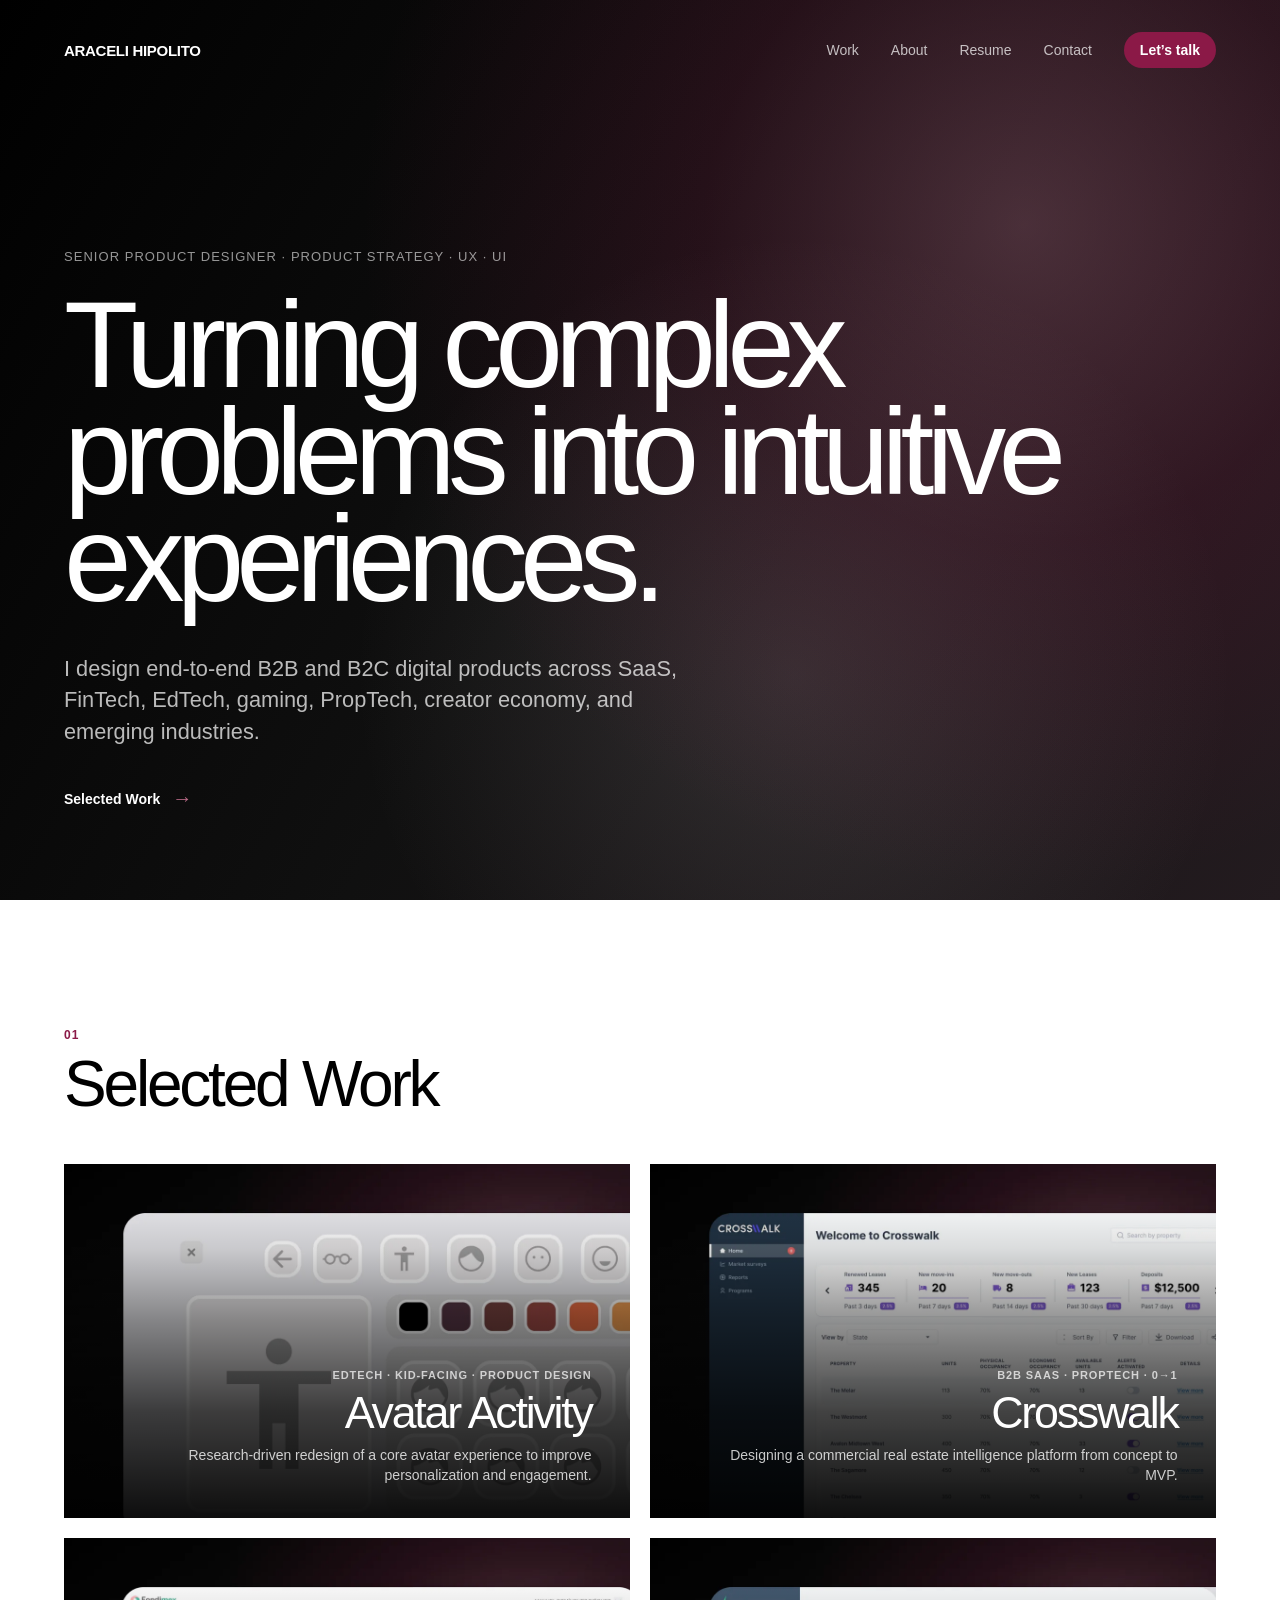
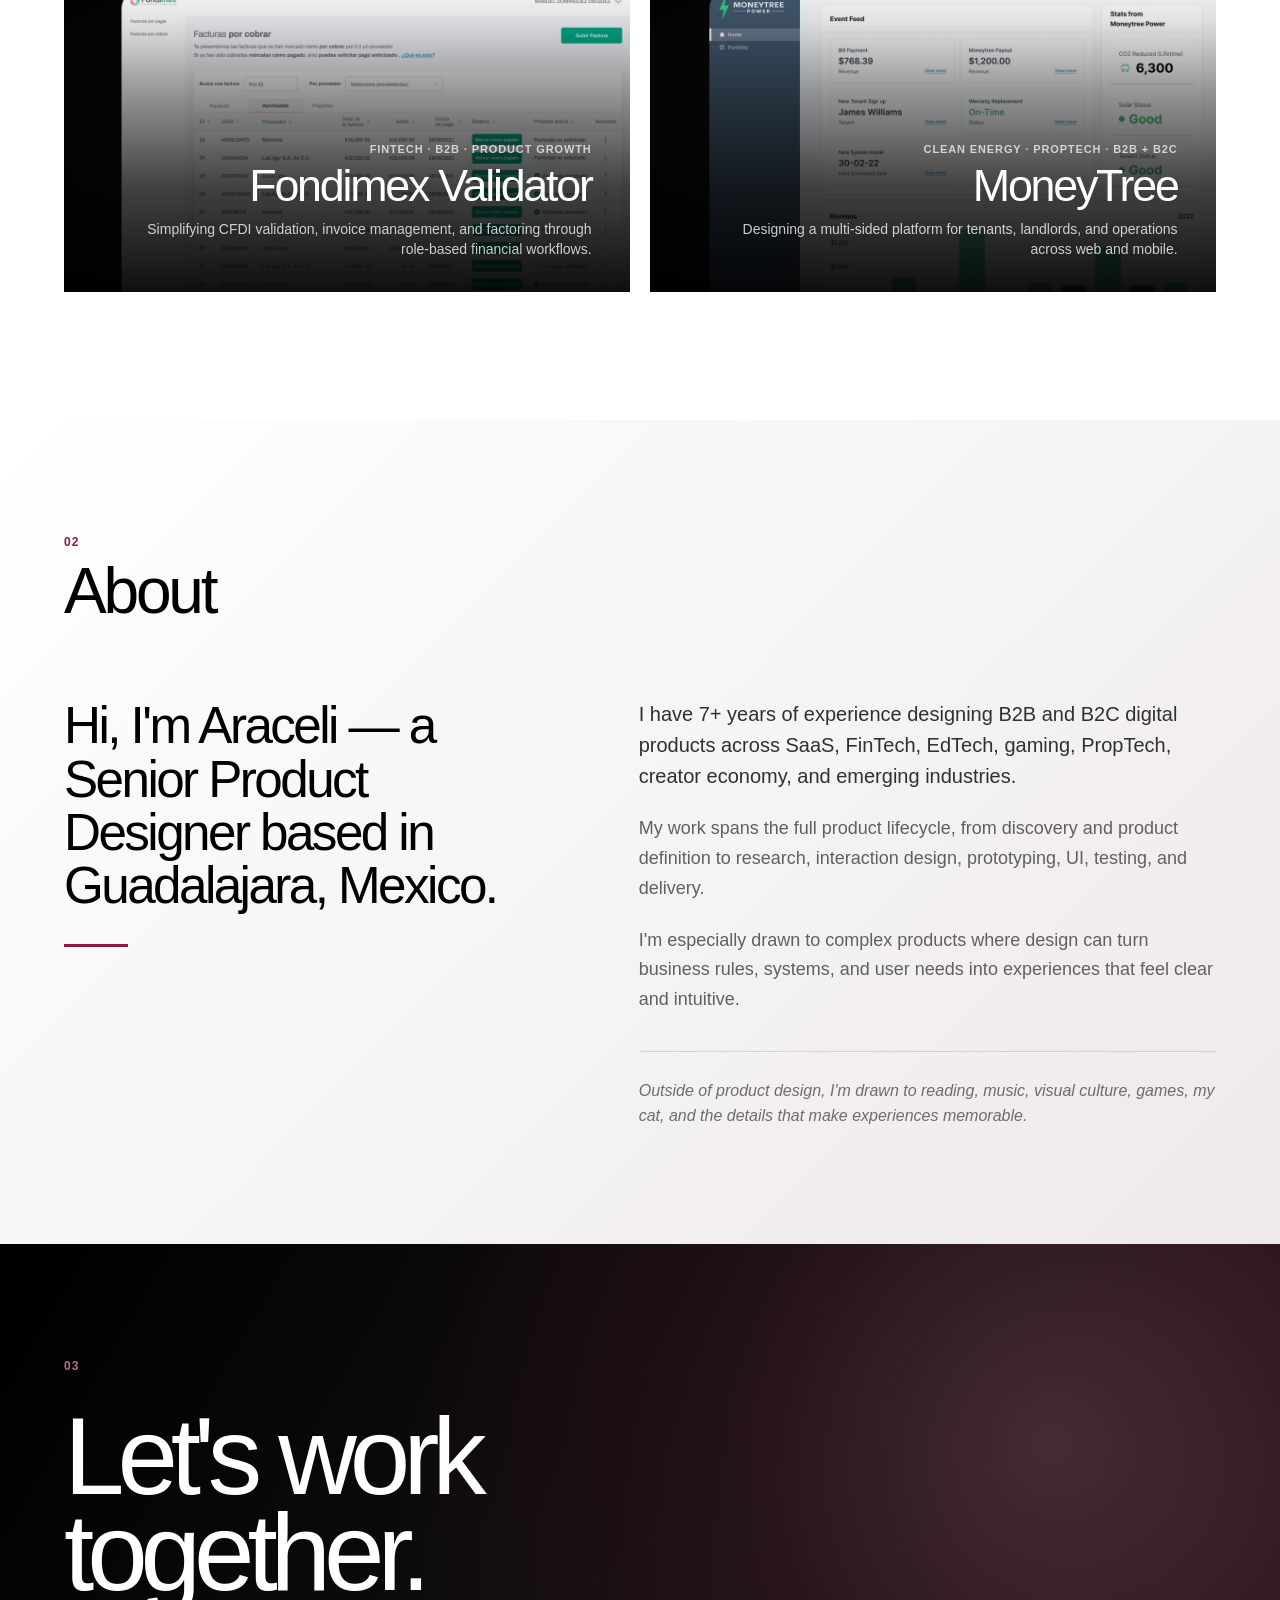
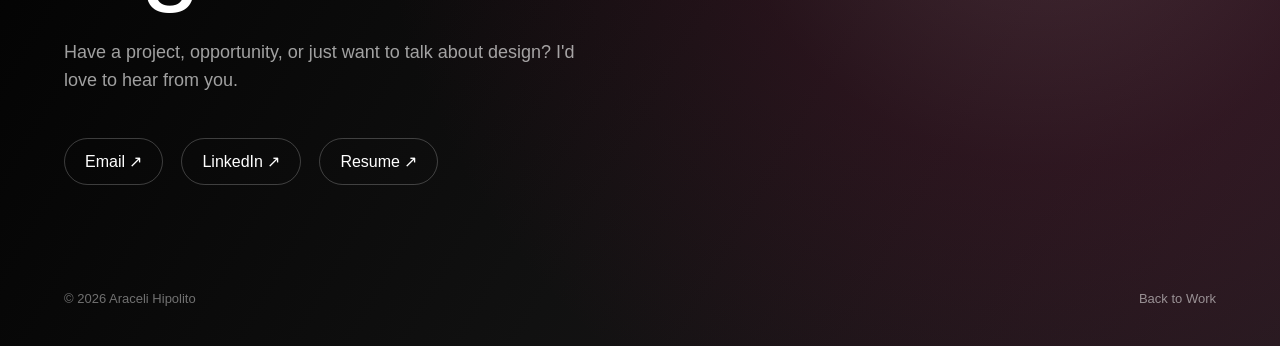
<file: index.html>
<!DOCTYPE html>
<html lang="en">

<head>
  <meta charset="UTF-8">

  <meta
    name="viewport"
    content="width=device-width, initial-scale=1.0"
  >

  <title>
    Araceli Hipolito — Senior Product Designer
  </title>

  <link
    rel="icon"
    type="image/png"
    href="/assets/favicon.png"
  >

  <meta
    name="description"
    content="Senior Product Designer crafting intuitive end-to-end digital experiences from complex problems."
  >

  <link
    rel="stylesheet"
    href="css/styles.css"
  >
</head>

<body>

  <header class="site-header">

    <a
      href="/"
      class="logo"
      aria-label="Araceli Hipolito — Home"
    >
      ARACELI HIPOLITO
    </a>

    <nav class="nav desktop-nav">
      <a href="#work">Work</a>
      <a href="#about">About</a>

      <a
        href="/assets/araceli-hipolito-resume.pdf"
        target="_blank"
        rel="noopener noreferrer"
      >
        Resume
      </a>

      <a href="#contact">Contact</a>

      <a
        href="mailto:araceli.hipolito@gmail.com"
        class="nav-cta"
      >
        Let’s talk
      </a>
    </nav>

    <div class="mobile-actions">

      <a
        href="mailto:araceli.hipolito@gmail.com"
        class="mobile-cta"
      >
        Let’s talk
      </a>

      <button
        class="menu-toggle"
        type="button"
        aria-expanded="false"
        aria-controls="mobile-menu"
        aria-label="Open navigation menu"
      >
        <span></span>
        <span></span>
      </button>

    </div>

    <nav
      class="mobile-menu"
      id="mobile-menu"
      aria-label="Mobile navigation"
      hidden
    >
      <a href="#work">Work</a>
      <a href="#about">About</a>
      <a href="#contact">Contact</a>

      <a
        href="/assets/araceli-hipolito-resume.pdf"
        target="_blank"
        rel="noopener noreferrer"
      >
        Resume &#8599;&#65038;
      </a>
    </nav>

  </header>


  <main>


    <!-- ========================================
         HERO
    ======================================== -->

    <section class="hero">

      <div class="hero-content">

        <p class="eyebrow">
          SENIOR PRODUCT DESIGNER · PRODUCT STRATEGY · UX · UI
        </p>

        <h1>
          Turning complex problems into intuitive experiences.
        </h1>

        <p class="hero-intro">
          I design end-to-end B2B and B2C digital products across SaaS,
          FinTech, EdTech, gaming, PropTech, creator economy, and
          emerging industries.
        </p>

        <a
          href="#work"
          class="hero-link"
        >
          Selected Work
          <span>→</span>
        </a>

      </div>

    </section>


    <!-- ========================================
         SELECTED WORK
    ======================================== -->

    <section class="work-section" id="work">

      <div class="section-heading">

        <p class="section-number">
          01
        </p>

        <h2>
          Selected Work
        </h2>

      </div>


      <div class="projects-grid">


        <!-- AVATAR ACTIVITY -->

        <a
          href="work/avatar.html"
          class="project-card project-edtech"
        >

          <div class="project-info">

            <p class="project-meta">
              EdTech · Kid-Facing · Product Design
            </p>

            <h3>
              Avatar Activity
            </h3>

            <p>
              Research-driven redesign of a core avatar experience
              to improve personalization and engagement.
            </p>

          </div>

        </a>


        <!-- CROSSWALK -->

        <a
          href="work/crosswalk.html"
          class="project-card project-crosswalk"
        >

          <div class="project-info">

            <p class="project-meta">
              B2B SaaS · PropTech · 0→1
            </p>

            <h3>
              Crosswalk
            </h3>

            <p>
              Designing a commercial real estate intelligence platform
              from concept to MVP.
            </p>

          </div>

        </a>


        <!-- FONDIMEX VALIDATOR -->

        <a
          href="work/fondimex.html"
          class="project-card project-fondimex"
        >

          <div class="project-info">

            <p class="project-meta">
              FinTech · B2B · Product Growth
            </p>

            <h3>
              Fondimex Validator
            </h3>

            <p>
              Simplifying CFDI validation, invoice management, and
              factoring through role-based financial workflows.
            </p>

          </div>

        </a>


        <!-- MONEYTREE -->

        <a
          href="work/moneytree.html"
          class="project-card project-moneytree"
        >

          <div class="project-info">

            <p class="project-meta">
              Clean Energy · PropTech · B2B + B2C
            </p>

            <h3>
              MoneyTree
            </h3>

            <p>
              Designing a multi-sided platform for tenants, landlords,
              and operations across web and mobile.
            </p>

          </div>

        </a>


      </div>

    </section>


    <!-- ========================================
         ABOUT
    ======================================== -->

    <section class="about-section" id="about">

      <div class="section-heading">

        <p class="section-number">
          02
        </p>

        <h2>
          About
        </h2>

      </div>


      <div class="about-content">

        <div class="about-intro">

          <h3>
            Hi, I'm Araceli — a Senior Product Designer
            based in Guadalajara, Mexico.
          </h3>

        </div>


        <div class="about-copy">

          <p>
            I have 7+ years of experience designing B2B and B2C
            digital products across SaaS, FinTech, EdTech, gaming,
            PropTech, creator economy, and emerging industries.
          </p>

          <p>
            My work spans the full product lifecycle, from discovery
            and product definition to research, interaction design,
            prototyping, UI, testing, and delivery.
          </p>

          <p>
            I'm especially drawn to complex products where design
            can turn business rules, systems, and user needs into
            experiences that feel clear and intuitive.
          </p>

          <p class="about-personal">
            Outside of product design, I'm drawn to reading, music,
            visual culture, games, my cat, and the details that make
            experiences memorable.
          </p>

        </div>

      </div>

    </section>


    <!-- ========================================
         CONTACT
    ======================================== -->

    <section class="contact-section" id="contact">

      <p class="section-number">
        03
      </p>

      <h2>
        Let's work<br>
        together.
      </h2>

      <p class="contact-intro">
        Have a project, opportunity, or just want to talk about design?
        I'd love to hear from you.
      </p>


      <div class="contact-links">

        <a href="mailto:araceli.hipolito@gmail.com">
          Email &#8599;&#65038;
        </a>

        <a
          href="https://www.linkedin.com/in/aracelihipolito"
          target="_blank"
          rel="noopener noreferrer"
        >
          LinkedIn &#8599;&#65038;
        </a>

        <a
          href="/assets/araceli-hipolito-resume.pdf"
          target="_blank"
          rel="noopener noreferrer"
        >
          Resume &#8599;&#65038;
        </a>

      </div>


      <div class="contact-footer">

        <p>
          © 2026 Araceli Hipolito
        </p>

        <a href="../index.html#work">
          Back to Work
        </a>

      </div>

    </section>


  </main>

  <script src="js/menu.js" defer></script>

</body>

</html>
</file>
<file: css/styles.css>
:root {
  --cherry: #8b1947;
  --soft-cherry: #b86a86;
  --dusty-gray: #b6adb1;

  --black: #000000;
  --soft-black: #151515;
  --gray: #606060;
  --white: #ffffff;

  --page-padding: clamp(24px, 5vw, 80px);
}

/* RESET */

* {
  box-sizing: border-box;
  margin: 0;
  padding: 0;
}

html {
  scroll-behavior: smooth;
}

body {
  background: var(--black);
  color: var(--white);
  font-family:
    "Helvetica Neue",
    Helvetica,
    Arial,
    sans-serif;
  -webkit-font-smoothing: antialiased;
}

a {
  color: inherit;
  text-decoration: none;
}

/* HEADER */

.site-header {
  position: absolute;
  top: 0;
  left: 0;
  width: 100%;
  z-index: 10;

  display: flex;
  justify-content: space-between;
  align-items: center;

  padding: 32px var(--page-padding);
}

.logo {
  font-size: 15px;
  font-weight: 600;
  letter-spacing: -0.02em;
}

.nav {
  display: flex;
  align-items: center;
  gap: 32px;
}

.nav a {
  font-size: 14px;
  color: rgba(255, 255, 255, 0.72);
  transition: color 0.2s ease;
}

.nav a:hover {
  color: var(--white);
}

.nav .nav-cta {
  padding: 10px 16px;

  border-radius: 999px;

  background: var(--cherry);
  color: var(--white);

  font-weight: 600;

  transition:
    background 0.2s ease,
    transform 0.2s ease;
}

.nav .nav-cta:hover {
  background: var(--soft-cherry);
  color: var(--white);

  transform: translateY(-2px);
}

.nav .nav-cta:focus-visible {
  outline: 2px solid var(--white);
  outline-offset: 3px;
}

.mobile-actions,
.mobile-menu {
  display: none;
}

/* HERO */

.hero {
  position: relative;
  min-height: 100svh;

  display: flex;
  align-items: flex-end;

  overflow: hidden;
  padding:
    150px
    var(--page-padding)
    clamp(56px, 7vw, 100px);

  background:
    radial-gradient(
      circle at 80% 25%,
      rgba(184, 106, 134, 0.32) 0%,
      rgba(139, 25, 71, 0.18) 26%,
      transparent 54%
    ),
    radial-gradient(
      circle at 62% 75%,
      rgba(182, 173, 177, 0.18) 0%,
      transparent 42%
    ),
    linear-gradient(
      120deg,
      #000000 0%,
      #101010 48%,
      #231b1f 100%
    );
}

.hero-content {
  position: relative;
  z-index: 2;

  width: min(1100px, 100%);
}

.eyebrow {
  margin-bottom: 28px;

  font-size: 13px;
  font-weight: 500;
  letter-spacing: 0.08em;
  text-transform: uppercase;

  color: rgba(255, 255, 255, 0.58);
}

.hero h1 {
  max-width: 1050px;

  font-size: clamp(64px, 9.5vw, 150px);
  font-weight: 500;
  line-height: 0.88;
  letter-spacing: -0.065em;
}

.hero-intro {
  max-width: 620px;
  margin-top: 40px;

  font-size: clamp(18px, 1.7vw, 24px);
  font-weight: 400;
  line-height: 1.45;

  color: rgba(255, 255, 255, 0.72);
}

.hero-link {
  display: inline-flex;
  align-items: center;
  gap: 12px;

  margin-top: 40px;

  font-size: 14px;
  font-weight: 600;
}

.hero-link span {
  color: var(--soft-cherry);
  font-size: 20px;

  transition: transform 0.2s ease;
}

.hero-link:hover span {
  transform: translateX(5px);
}

/* MOBILE */

@media (max-width: 760px) {
  .site-header {
    padding-top: 24px;
  }

  .desktop-nav {
    display: none;
  }

  .nav a:nth-child(2) {
    display: none;
  }

  .logo {
    position: relative;
    z-index: 2;

    white-space: nowrap;
  }

  .mobile-actions {
    position: relative;
    z-index: 2;

    display: flex;
    align-items: center;
    gap: 12px;
  }

  .mobile-cta {
    display: inline-flex;
    align-items: center;

    padding: 9px 14px;

    border-radius: 999px;

    background: var(--cherry);
    color: var(--white);

    font-size: 13px;
    font-weight: 600;
    white-space: nowrap;
  }

  .menu-toggle {
    width: 40px;
    height: 40px;

    display: flex;
    flex-direction: column;
    align-items: center;
    justify-content: center;
    gap: 6px;

    padding: 0;
    border: 1px solid rgba(255, 255, 255, 0.22);
    border-radius: 50%;

    background: rgba(255, 255, 255, 0.06);

    cursor: pointer;
  }

  .menu-toggle span {
    width: 16px;
    height: 1.5px;

    background: var(--white);

    transition:
      transform 0.2s ease,
      opacity 0.2s ease;
  }

  .menu-toggle[aria-expanded="true"] span:first-child {
    transform: translateY(3.75px) rotate(45deg);
  }

  .menu-toggle[aria-expanded="true"] span:last-child {
    transform: translateY(-3.75px) rotate(-45deg);
  }

  .menu-toggle:focus-visible,
  .mobile-cta:focus-visible {
    outline: 2px solid var(--white);
    outline-offset: 3px;
  }

  .mobile-menu {
    position: absolute;
    top: calc(100% - 12px);
    right: var(--page-padding);
    left: var(--page-padding);
    z-index: 1;

    flex-direction: column;

    padding: 74px 24px 24px;
    border: 1px solid rgba(255, 255, 255, 0.12);
    border-radius: 24px;

    background: rgba(15, 10, 12, 0.96);
    box-shadow: 0 20px 50px rgba(0, 0, 0, 0.32);
  }

  .mobile-menu:not([hidden]) {
    display: flex;
  }

  .mobile-menu a {
    padding: 14px 0;

    border-bottom: 1px solid rgba(255, 255, 255, 0.12);

    color: rgba(255, 255, 255, 0.78);

    font-size: 20px;
    font-weight: 500;
  }

  .mobile-menu a:last-child {
    border-bottom: 0;
    color: var(--soft-cherry);
  }

  .hero {
    min-height: 92svh;
    padding-top: 120px;
  }

  .hero h1 {
    font-size: clamp(58px, 17vw, 90px);
  }

  .hero-intro {
    margin-top: 30px;
    font-size: 18px;
  }
}
/* ========================================
   SELECTED WORK
======================================== */

.work-section {
  padding:
    clamp(90px, 10vw, 160px)
    var(--page-padding);

  background: var(--white);
  color: var(--black);
}

.section-heading {
  margin-bottom: 48px;
}

.section-number {
  margin-bottom: 10px;

  font-size: 12px;
  font-weight: 600;
  letter-spacing: 0.08em;

  color: var(--cherry);
}

.section-heading h2 {
  font-size: clamp(42px, 5vw, 72px);
  font-weight: 500;
  line-height: 1;
  letter-spacing: -0.05em;
}


/* ========================================
   PROJECT GRID
======================================== */

.projects-grid {
  display: grid;
  grid-template-columns: repeat(2, minmax(0, 1fr));

  gap: 20px;
}


/* ========================================
   PROJECT CARD
======================================== */

.project-card {
  position: relative;

  width: 100%;
  aspect-ratio: 8 / 5;

  display: block;
  overflow: hidden;

  background: #111111;
  color: var(--white);

  isolation: isolate;
}


/* PROJECT COVER */

.project-card::before {
  content: "";

  position: absolute;
  inset: 0;

  z-index: -2;

  background-size: cover;
  background-position: center;
  background-repeat: no-repeat;

  transform: scale(1);

  transition:
    transform 0.6s cubic-bezier(.2, .7, .2, 1);
}


/* TEXT READABILITY OVERLAY */

.project-card::after {
  content: "";

  position: absolute;
  inset: 0;

  z-index: -1;

  background:
    linear-gradient(
      to top,
      rgba(0, 0, 0, 0.94) 0%,
      rgba(0, 0, 0, 0.74) 30%,
      rgba(0, 0, 0, 0.42) 56%,
      rgba(0, 0, 0, 0.12) 76%,
      rgba(0, 0, 0, 0) 90%
    );
}


/* HOVER */

@media (hover: hover) {

  .project-card:hover::before {
    transform: scale(1.025);
  }

}


/* ========================================
   PROJECT COVER IMAGES
======================================== */


/* AVATAR */

.project-edtech::before {
  background-image:
    url("../assets/projects/edtech/avatar-cover.webp");
}


/* CROSSWALK */

.project-crosswalk::before {
  background-image:
    url("../assets/projects/crosswalk/crosswalk-cover.webp");
}


/* FONDIMEX */

.project-fondimex::before {
  background-image:
    url("../assets/projects/fondimex/fondimex-cover.webp");
}


/* MONEYTREE */

.project-moneytree::before {
  background-image:
    url("../assets/projects/moneytree/moneytree-cover.webp");
}


/* ========================================
   PROJECT INFORMATION
======================================== */

.project-info {
  position: absolute;

  right: clamp(24px, 3vw, 40px);
  bottom: clamp(20px, 2.5vw, 32px);

  width: min(500px, 82%);

  text-align: right;
}

.project-meta {
  margin-bottom: 8px;

  font-size: 11px;
  font-weight: 600;
  line-height: 1.3;

  letter-spacing: 0.08em;
  text-transform: uppercase;

  color: rgba(255, 255, 255, 0.72);
}

.project-info h3 {
  font-size: clamp(32px, 3.5vw, 52px);
  font-weight: 500;
  line-height: 0.95;

  letter-spacing: -0.05em;
}

.project-info > p:last-child {
  max-width: 500px;

  margin-top: 12px;
  margin-left: auto;

  font-size: 14px;
  line-height: 1.45;

  color: rgba(255, 255, 255, 0.78);
}


/* ========================================
   TABLET
======================================== */

@media (max-width: 900px) {

  .projects-grid {
    grid-template-columns: 1fr;
  }

  .project-card {
    aspect-ratio: 16 / 9;
  }

}


/* ========================================
   MOBILE
======================================== */

@media (max-width: 600px) {

  .work-section {
    padding-top: 80px;
  }

  .section-heading {
    margin-bottom: 32px;
  }

  .project-card {
    aspect-ratio: auto;
    min-height: 420px;
  }

  .project-info {
    right: 22px;
    bottom: 24px;

    width: calc(100% - 44px);
  }

  .project-info h3 {
    font-size: clamp(34px, 11vw, 48px);
  }

  .project-info > p:last-child {
    max-width: 330px;

    font-size: 14px;
  }

}

/* ========================================
   CASE STUDIES — COMPACT V1
======================================== */


/* CASE HEADER */

.case-header {
  display: flex;
  justify-content: space-between;
  align-items: center;

  padding:
    24px
    var(--page-padding);

  background: var(--black);
}

.case-header a {
  color: var(--white);
  text-decoration: none;
}

.back-link {
  font-size: 14px;
  opacity: 0.7;

  transition: opacity 0.2s ease;
}

.back-link:hover {
  opacity: 1;
}

.case-logo {
  font-size: 14px;
  font-weight: 700;
  letter-spacing: -0.02em;
}

.case-header-actions {
  display: flex;
  align-items: center;
  gap: 40px;
}

.case-header-cta {
  display: inline-flex;
  align-items: center;

  padding: 9px 15px;
  border-radius: 999px;

  background: var(--cherry);
  color: var(--white);

  font-size: 13px;
  font-weight: 600;
  white-space: nowrap;

  transition:
    background 0.2s ease,
    transform 0.2s ease;
}

.case-header-cta:hover {
  background: var(--soft-cherry);
  transform: translateY(-2px);
}

.case-header-cta:focus-visible {
  outline: 2px solid var(--white);
  outline-offset: 3px;
}


/* CASE STUDY BASE */

.case-study {
  background: var(--white);
  color: var(--black);
}


/* HERO */

.case-hero {
  max-width: 1360px;
  margin: 0 auto;

  padding:
    clamp(64px, 7vw, 100px)
    var(--page-padding)
    clamp(44px, 5vw, 68px);
}

.case-meta {
  margin-bottom: 18px;

  color: var(--cherry);

  font-size: 12px;
  font-weight: 700;
  letter-spacing: 0.08em;
  text-transform: uppercase;
}

.case-hero h1 {
  max-width: 1100px;

  font-size: clamp(64px, 8vw, 126px);
  font-weight: 500;
  line-height: 0.9;
  letter-spacing: -0.07em;
}

.case-title-accent {
  color: var(--cherry);
}

.case-summary {
  max-width: 820px;

  margin-top: 28px;

  font-size: clamp(20px, 2vw, 30px);
  line-height: 1.35;

  color: var(--gray);
}


/* PROJECT SNAPSHOT */

.case-details {
  display: grid;
  grid-template-columns: repeat(4, 1fr);

  gap: 24px;

  max-width: 1360px;
  margin: 0 auto;

  padding:
    28px
    var(--page-padding);

  border-top: 1px solid #dedede;
  border-bottom: 1px solid #dedede;
}

.case-detail span {
  display: block;

  margin-bottom: 8px;

  color: var(--gray);

  font-size: 11px;
  font-weight: 700;
  letter-spacing: 0.08em;
  text-transform: uppercase;
}

.case-detail p {
  font-size: 16px;
  line-height: 1.4;
}


/* CONTENT SECTIONS */

.case-section {
  max-width: 1120px;
  margin: 0 auto;

  padding:
    clamp(44px, 4.5vw, 68px)
    var(--page-padding);
}

.case-section .section-number {
  margin-bottom: 16px;

  color: var(--cherry);
}

.case-section h2 {
  max-width: 820px;

  font-size: clamp(40px, 4.8vw, 66px);
  font-weight: 500;
  line-height: 0.98;
  letter-spacing: -0.05em;
}

.case-body {
  max-width: 760px;

  margin-top: 20px;
  margin-left: auto;

  color: var(--gray);

  font-size: clamp(18px, 1.5vw, 22px);
  line-height: 1.5;
}

.case-body + .case-body {
  margin-top: 14px;
}

.case-body-compact {
  max-width: 820px;
}

.case-note {
  max-width: 760px;

  margin-top: 16px;
  margin-left: auto;

  color: var(--gray);

  font-size: 14px;
  line-height: 1.5;
  font-style: italic;
}

.case-note-left {
  margin-left: auto;
}


/* ========================================
   CONCEPT → MVP PROCESS
======================================== */

.process-flow {
  display: grid;
  grid-template-columns: repeat(5, 1fr);

  gap: 10px;

  margin-top: 32px;
}

.process-item {
  min-height: 132px;

  padding: 16px;

  border-top: 2px solid var(--cherry);

  background: #f7f7f7;
}

.process-item span {
  display: block;

  margin-bottom: 18px;

  color: var(--cherry);

  font-size: 11px;
  font-weight: 700;
  letter-spacing: 0.08em;
}

.process-item h3 {
  margin-bottom: 6px;

  font-size: 18px;
  font-weight: 500;
  line-height: 1.15;
  letter-spacing: -0.03em;
}

.process-item p {
  color: var(--gray);

  font-size: 13px;
  line-height: 1.4;
}


/* ========================================
   PRODUCT AREAS / LEARNINGS
======================================== */

.case-columns {
  display: grid;
  grid-template-columns: repeat(2, 1fr);

  gap: 30px 52px;

  margin-top: 34px;
}

.case-columns > div {
  padding-top: 16px;

  border-top: 1px solid #d8d8d8;
}

.case-columns h3 {
  margin-bottom: 9px;

  font-size: 23px;
  font-weight: 500;
  line-height: 1.15;
  letter-spacing: -0.03em;
}

.case-columns p {
  max-width: 470px;

  color: var(--gray);

  font-size: 16px;
  line-height: 1.5;
}


/* ========================================
   PRODUCT SCREENS
======================================== */

.case-media-grid {
  display: grid;
  grid-template-columns: 1.4fr 0.6fr;

  gap: 14px;

  width: min(100% - (var(--page-padding) * 2), 1050px);

  margin:
    4px
    auto
    38px;
}

.case-media {
  display: flex;
  align-items: center;
  justify-content: center;

  margin: 0;

  overflow: hidden;

  background: #f5f5f5;
}

.case-media img {
  display: block;

  width: 100%;
  height: 100%;

  max-height: 440px;

  object-fit: cover;
  object-position: center;
}

.case-media-featured img {
  object-fit: contain;
}


/* ========================================
   NEXT PROJECT
======================================== */

.next-project {
  padding:
    clamp(64px, 7vw, 96px)
    var(--page-padding);

  background: var(--black);
  color: var(--white);
}

.next-project p {
  margin-bottom: 14px;

  color: var(--dusty-gray);

  font-size: 12px;
  letter-spacing: 0.08em;
  text-transform: uppercase;
}

.next-project a {
  display: inline-block;

  color: var(--white);

  font-size: clamp(48px, 7vw, 96px);
  line-height: 1;
  letter-spacing: -0.06em;
  text-decoration: none;

  transition: opacity 0.2s ease;
}

.next-project a:hover {
  opacity: 0.65;
}


/* ========================================
   CASE STUDY — CONTACT FOOTER
======================================== */

.case-contact-footer {
  display: flex;
  justify-content: space-between;
  align-items: center;

  gap: 32px;

  padding:
    32px
    var(--page-padding);

  border-top: 1px solid rgba(255, 255, 255, 0.14);

  background: var(--black);
  color: var(--white);
}

.case-contact-copy p {
  color: var(--dusty-gray);

  font-size: 13px;
  line-height: 1.4;
}

.case-contact-copy {
  display: flex;
  align-items: center;

  gap: 22px;
}

.case-contact-cta {
  display: inline-block;

  color: var(--cherry);

  font-size: 16px;
  font-weight: 600;
  line-height: 1;
  white-space: nowrap;

  transition: color 0.2s ease;
}

.case-contact-cta:hover {
  color: var(--white);
}

.case-contact-links {
  display: flex;
  flex-wrap: wrap;
  justify-content: flex-end;

  gap: 12px 22px;
}

.case-contact-links a {
  color: var(--cherry);

  font-size: 14px;

  transition: color 0.2s ease;
}

.case-contact-links a:hover {
  color: var(--white);
}


/* ========================================
   TABLET
======================================== */

@media (max-width: 950px) {

  .case-details {
    grid-template-columns: repeat(2, 1fr);

    gap: 24px 20px;
  }

  .process-flow {
    grid-template-columns: repeat(3, 1fr);
  }

  .case-media-grid {
    grid-template-columns: 1fr 1fr;
  }

}


/* ========================================
   MOBILE
======================================== */

@media (max-width: 650px) {

  .case-header {
    padding:
      18px
      var(--page-padding);
  }

  .case-logo {
    display: none;
  }

  .case-header-actions {
    gap: 0;
  }

  .case-header-cta {
    padding: 8px 13px;

    font-size: 12px;
  }

  .case-hero {
    padding:
      48px
      var(--page-padding)
      36px;
  }

  .case-meta {
    margin-bottom: 14px;
  }

  .case-hero h1 {
    font-size: clamp(54px, 18vw, 82px);
  }

  .case-summary {
    margin-top: 20px;

    font-size: 19px;
    line-height: 1.4;
  }


  /* SNAPSHOT */

  .case-details {
    grid-template-columns: repeat(2, 1fr);

    gap: 22px 16px;

    padding:
      24px
      var(--page-padding);
  }

  .case-detail p {
    font-size: 14px;
  }


  /* CONTENT */

  .case-section {
    padding:
      38px
      var(--page-padding);
  }

  .case-section .section-number {
    margin-bottom: 12px;
  }

  .case-section h2 {
    font-size: clamp(36px, 11vw, 50px);
  }

  .case-body {
    margin-left: 0;
    margin-top: 16px;

    font-size: 17px;
    line-height: 1.5;
  }

  .case-body + .case-body {
    margin-top: 12px;
  }

  .case-note,
  .case-note-left {
    margin-left: 0;

    font-size: 13px;
  }


  /* PROCESS */

  .process-flow {
    grid-template-columns: repeat(2, 1fr);

    gap: 8px;

    margin-top: 26px;
  }

  .process-item {
    min-height: 118px;

    padding: 13px;
  }

  .process-item span {
    margin-bottom: 12px;
  }

  .process-item h3 {
    font-size: 16px;
  }

  .process-item p {
    font-size: 12px;
  }


  /* PRODUCT AREAS */

  .case-columns {
    grid-template-columns: 1fr;

    gap: 22px;

    margin-top: 26px;
  }

  .case-columns > div {
    padding-top: 13px;
  }

  .case-columns h3 {
    font-size: 21px;
  }

  .case-columns p {
    font-size: 15px;
  }


  /* IMAGES */

  .case-media-grid {
    grid-template-columns: 1fr;

    gap: 10px;

    width: calc(100% - (var(--page-padding) * 2));

    margin-bottom: 30px;
  }

  .case-media img {
    width: 100%;
    height: auto;

    max-height: none;

    object-fit: contain;
  }


  /* NEXT PROJECT */

  .next-project {
    padding:
      54px
      var(--page-padding);
  }


  /* CONTACT FOOTER */

  .case-contact-footer {
    flex-direction: column;
    align-items: flex-start;

    gap: 24px;

    padding:
      32px
      var(--page-padding);
  }

  .case-contact-copy {
    flex-wrap: wrap;

    gap: 10px 18px;
  }

  .case-contact-links {
    justify-content: flex-start;

    gap: 14px 20px;
  }

}
/* ========================================
   CASE STUDY — IMAGE INTERACTIONS
======================================== */

.case-media {
  cursor: zoom-in;

  transition:
    transform 0.28s ease,
    box-shadow 0.28s ease;
}

.case-media img {
  height: auto;
  max-height: 420px;

  object-fit: contain;

  transition: transform 0.35s ease;
}

@media (hover: hover) {

  .case-media:hover {
    transform: translateY(-5px);

    box-shadow:
      0 14px 32px rgba(0, 0, 0, 0.10);
  }

  .case-media:hover img {
    transform: scale(1.012);
  }

}
/* ========================================
   CASE STUDY — SCREEN GRID
======================================== */

.case-media-grid {
  display: grid;
  grid-template-columns: repeat(2, minmax(0, 1fr));
  gap: 24px;

  align-items: stretch;
}

.case-media-grid .case-media {
  width: 100%;
  height: 420px;

  padding: 24px;

  display: flex;
  align-items: center;
  justify-content: center;

  background: #f5f5f5;
}

.case-media-grid .case-media img {
  width: 100%;
  height: 100%;

  max-height: none;

  object-fit: contain;
  object-position: center;
}


/* MOBILE */

@media (max-width: 760px) {

  .case-media-grid {
    grid-template-columns: 1fr;
    gap: 16px;
  }

  .case-media-grid .case-media {
    height: 280px;
    padding: 16px;
  }

}
/* ========================================
   CASE STUDY — LIGHTBOX
======================================== */

body.lightbox-open {
  overflow: hidden;
}

.lightbox {
  position: fixed;
  inset: 0;
  z-index: 9999;

  display: flex;
  align-items: center;
  justify-content: center;

  padding: clamp(20px, 4vw, 56px);

  background: rgba(0, 0, 0, 0.92);

  opacity: 0;
  visibility: hidden;

  transition:
    opacity 0.25s ease,
    visibility 0.25s ease;
}

.lightbox.is-open {
  opacity: 1;
  visibility: visible;
}

.lightbox-content {
  width: 100%;
  height: 100%;

  display: flex;
  align-items: center;
  justify-content: center;
}

.lightbox-image {
  display: block;

  max-width: 100%;
  max-height: 100%;

  width: auto;
  height: auto;

  object-fit: contain;

  transform: scale(0.97);
  opacity: 0;

  transition:
    transform 0.25s ease,
    opacity 0.25s ease;
}

.lightbox.is-open .lightbox-image {
  transform: scale(1);
  opacity: 1;
}

.lightbox-close {
  position: absolute;

  top: 20px;
  right: 24px;

  z-index: 2;

  width: 44px;
  height: 44px;

  display: flex;
  align-items: center;
  justify-content: center;

  border: 0;
  padding: 0;

  background: transparent;
  color: #ffffff;

  font-family: inherit;
  font-size: 38px;
  font-weight: 300;
  line-height: 1;

  cursor: pointer;

  opacity: 0.72;

  transition: opacity 0.2s ease;
}

.lightbox-close:hover {
  opacity: 1;
}


/* MOBILE */

@media (max-width: 650px) {

  .lightbox {
    padding: 56px 14px 20px;
  }

  .lightbox-close {
    top: 12px;
    right: 12px;
  }

}
/* ========================================
   ABOUT
======================================== */

.about-section {
  position: relative;

  padding:
    clamp(88px, 9vw, 140px)
    var(--page-padding);

  background:
    linear-gradient(
      135deg,
      #ffffff 0%,
      #f5f3f4 55%,
      #eee8eb 100%
    );

  color: var(--black);
}

.about-section .section-heading {
  margin-bottom: clamp(52px, 6vw, 84px);
}

.about-content {
  display: grid;
  grid-template-columns: minmax(0, 0.9fr) minmax(0, 1.1fr);

  gap: clamp(56px, 8vw, 120px);

  max-width: 1280px;
}

.about-intro h3 {
  max-width: 540px;

  margin: 0;

  font-size: clamp(34px, 4vw, 58px);
  font-weight: 500;
  line-height: 1.04;
  letter-spacing: -0.05em;

  color: var(--black);
}

.about-intro h3::after {
  content: "";

  display: block;

  width: 64px;
  height: 3px;

  margin-top: 32px;

  background: var(--cherry);
}

.about-copy {
  max-width: 620px;
}

.about-copy p {
  margin: 0 0 22px;

  font-size: 18px;
  line-height: 1.65;

  color: var(--gray);
}

.about-copy p:first-child {
  font-size: 20px;
  line-height: 1.55;

  color: #303030;
}

.about-copy p:last-child {
  margin-bottom: 0;
}

.about-copy .about-personal {
  margin-top: 36px;
  padding-top: 26px;

  border-top: 1px solid rgba(0, 0, 0, 0.12);

  font-size: 16px;
  line-height: 1.6;
  font-style: italic;

  color: rgba(0, 0, 0, 0.55);
}


/* ========================================
   CONTACT
======================================== */

.contact-section {
  position: relative;
  overflow: hidden;

  min-height: 78vh;

  padding:
    clamp(90px, 9vw, 140px)
    var(--page-padding)
    40px;

  display: flex;
  flex-direction: column;

  background:
    radial-gradient(
      circle at 82% 28%,
      rgba(184, 106, 134, 0.28) 0%,
      rgba(139, 25, 71, 0.16) 28%,
      transparent 58%
    ),
    linear-gradient(
      120deg,
      #000000 0%,
      #111111 55%,
      #241a1f 100%
    );

  color: var(--white);
}

.contact-section .section-number {
  color: var(--soft-cherry);
}

.contact-section h2 {
  max-width: 1000px;

  margin: 26px 0 0;

  font-size: clamp(64px, 8.5vw, 132px);
  font-weight: 500;
  line-height: 0.88;
  letter-spacing: -0.065em;

  color: var(--white);
}

.contact-intro {
  max-width: 520px;

  margin-top: 38px;

  font-size: 18px;
  line-height: 1.55;

  color: rgba(255, 255, 255, 0.62);
}

.contact-links {
  display: flex;
  flex-wrap: wrap;

  gap: 18px;

  margin-top: 44px;
}

.contact-links a {
  display: inline-flex;
  align-items: center;

  padding:
    13px
    20px;

  border: 1px solid rgba(255, 255, 255, 0.22);
  border-radius: 999px;

  color: var(--white);

  font-size: 16px;
  font-weight: 500;
  text-decoration: none;

  transition:
    transform 0.22s ease,
    background 0.22s ease,
    border-color 0.22s ease;
}

.contact-links a:hover {
  transform: translateY(-3px);

  background: var(--cherry);
  border-color: var(--cherry);
}

.contact-footer {
  display: flex;
  justify-content: space-between;
  align-items: flex-end;

  gap: 24px;

  margin-top: auto;
  padding-top: 96px;

  font-size: 13px;

  color: rgba(255, 255, 255, 0.42);
}

.contact-footer p {
  margin: 0;
}

.contact-footer a {
  color: rgba(255, 255, 255, 0.52);
  text-decoration: none;

  transition:
    color 0.2s ease,
    transform 0.2s ease;
}

.contact-footer a:hover {
  color: var(--white);
  transform: translateY(-2px);
}


/* ========================================
   ABOUT + CONTACT — MOBILE
======================================== */

@media (max-width: 760px) {

  .about-section {
    padding:
      72px
      var(--page-padding);
  }

  .about-section .section-heading {
    margin-bottom: 42px;
  }

  .about-content {
    grid-template-columns: 1fr;

    gap: 42px;
  }

  .about-intro h3 {
    max-width: 100%;

    font-size: clamp(34px, 10vw, 48px);
  }

  .about-intro h3::after {
    margin-top: 24px;
  }

  .about-copy {
    max-width: 100%;
  }

  .about-copy p,
  .about-copy p:first-child {
    font-size: 17px;
  }

  .about-copy .about-personal {
    margin-top: 28px;
    padding-top: 22px;

    font-size: 15px;
  }


  .contact-section {
    min-height: 72vh;

    padding:
      72px
      var(--page-padding)
      30px;
  }

  .contact-section h2 {
    margin-top: 22px;

    font-size: clamp(58px, 18vw, 88px);
  }

  .contact-intro {
    margin-top: 30px;

    font-size: 17px;
  }

  .contact-links {
    flex-direction: column;
    align-items: flex-start;

    gap: 14px;

    margin-top: 36px;
  }

  .contact-links a {
    font-size: 15px;
  }

  .contact-footer {
    align-items: flex-start;

    padding-top: 70px;

    font-size: 12px;
  }

}
/* ========================================
   CASE STUDY — SINGLE FEATURED IMAGE
======================================== */

.case-media-grid-single {
  grid-template-columns: 1fr;
}

.case-media-grid-single .case-media {
  height: auto;
  min-height: 0;
  padding: 0;
}

.case-media-grid-single .case-media img {
  width: 100%;
  height: auto;
  max-height: none;
  object-fit: contain;
}
/* ========================================
   CASE STUDY — MOBILE SCREEN
======================================== */

.case-media-mobile {
  display: flex;
  align-items: center;
  justify-content: center;

  padding: clamp(32px, 5vw, 72px);

  background: #f5f5f5;
}

.case-media-mobile img {
  width: auto;
  height: auto;

  max-width: min(100%, 420px);
  max-height: 760px;

  object-fit: contain;
}
/* CASE STUDY — FINAL CONTACT FIX */

.case-contact-cta,
.case-contact-links a {
  color: #ffffff;
}

.case-contact-links {
  align-items: center;
}

.case-contact-links a {
  display: inline-flex;
  align-items: center;

  min-height: 24px;
  line-height: 1.2;
}

.case-contact-cta:hover,
.case-contact-links a:hover {
  color: var(--soft-cherry);
}
</file>
